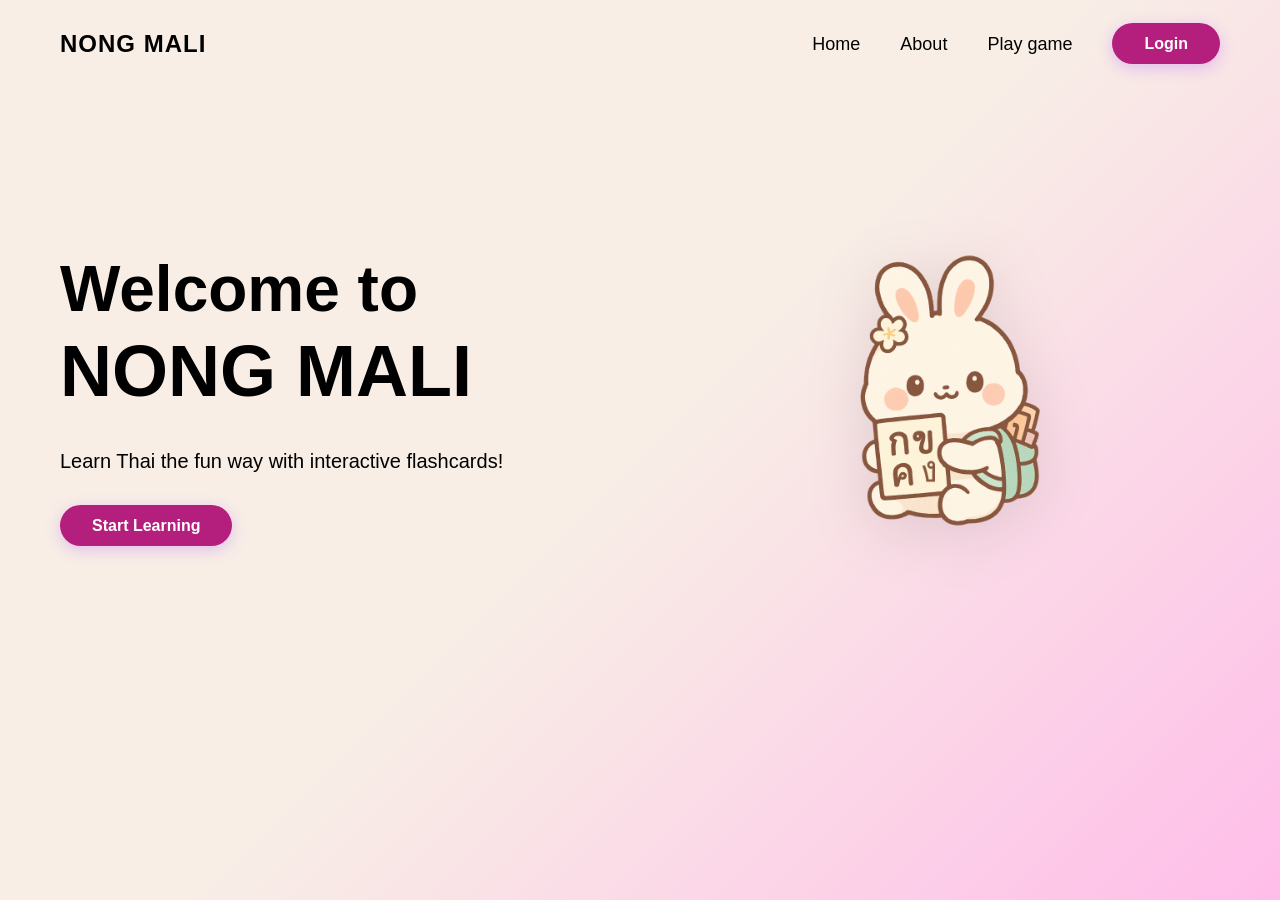
<file: webservice/src/main/resources/public/index.html>
<!DOCTYPE html>
<html lang="en">
<head>
    <meta charset="UTF-8">
    <meta name="viewport" content="width=device-width, initial-scale=1.0">
    <title>NONG MALI - Welcome</title>
    <style>
        * {
            margin: 0;
            padding: 0;
            box-sizing: border-box;
        }

        body {
            font-family: 'Canva Sans', Bricolage Grotesque, sans-serif;
            background: linear-gradient(135deg, #f8eee6 0%, #f8eee6 50%, #ffbde9 100%);
            min-height: 100vh;
        }

        /* Navigation Bar */
        nav {
            display: flex;
            justify-content: space-between;
            align-items: center;
            padding: 30px 60px;
            background: transparent;
            position: relative;
        }

        .logo {
            font-size: 24px;
            font-weight: 700;
            color: #000000;
            letter-spacing: 1px;
        }

        .nav-links {
            display: flex;
            gap: 40px;
            align-items: center;
            list-style: none;
        }

        .nav-links a {
            text-decoration: none;
            color: #000000;
            font-size: 18px;
            font-weight: 500;
            transition: color 0.3s ease;
        }

        .nav-links a:hover {
            color: #b41f7d;
        }

        a.login-btn {
            background: linear-gradient(135deg, #b41f7d 0%, #b41f7d 100%);
            color: white !important;
            padding: 12px 32px;
            border-radius: 50px;
            text-decoration: none;
            font-weight: 600;
            font-size: 16px;
            transition: all 0.3s ease;
            box-shadow: 0 4px 15px rgba(168, 85, 247, 0.3);
        }

        a.login-btn:hover {
            transform: translateY(-2px);
            box-shadow: 0 6px 20px rgba(168, 85, 247, 0.4);
        }

        a.logout-btn {
            background: linear-gradient(135deg, #ef4444 0%, #dc2626 100%);
        }

        a.logout-btn:hover {
            box-shadow: 0 6px 20px rgba(239, 68, 68, 0.4);
        }

        /* Hero Section */
        .hero {
            display: flex;
            justify-content: space-between;
            align-items: center;
            padding: 80px 60px;
            max-width: 1400px;
            margin: 0 auto;
            gap: 60px;
        }

        .hero-content {
            flex: 1;
            max-width: 600px;
        }

        .hero-content h1 {
            font-size: 64px;
            font-weight: 800;
            color: #000000;
            line-height: 1.2;
            margin-bottom: 30px;
        }

        .hero-content .highlight {
            display: block;
            font-size: 72px;
        }

        .hero-content p {
            font-size: 20px;
            color: #000000;
            line-height: 1.6;
            margin-bottom: 40px;
        }

        .username-display {
            font-weight: 700;
            color: #a855f7;
            font-size: 22px;
        }

        .hero-image {
            flex: 1;
            display: flex;
            justify-content: center;
            align-items: center;
            animation: float 3s ease-in-out infinite;
        }

        @keyframes float {
            0%, 100% {
                transform: translateY(0px);
            }
            50% {
                transform: translateY(-20px);
            }
        }

        .bunny-character {
            width: 100%;
            max-width: 450px;
            height: auto;
            filter: drop-shadow(0 10px 30px rgba(0,0,0,0.1));
        }

        /* Responsive: Tablet */
        @media (max-width: 1024px) {
            .hero {
                flex-direction: column;
                text-align: center;
                padding: 60px 40px;
            }
            .hero-content h1 {
                font-size: 48px;
            }
            .hero-content .highlight {
                font-size: 56px;
            }
            nav {
                padding: 20px 40px;
            }
            .nav-links {
                gap: 20px;
            }
        }

        /* -------------------------------------------------
           MOBILE HAMBURGER MENU (Only affects < 768px)
           ------------------------------------------------- */
        @media (max-width: 768px) {

            /* hide the desktop nav */
            .nav-links {
                position: absolute;
                top: 80px;
                right: 20px;
                background: white;
                padding: 20px;
                border-radius: 20px;
                flex-direction: column;
                gap: 20px;
                list-style: none;
                width: 180px;
                display: none;
                box-shadow: 0 8px 20px rgba(0,0,0,0.15);
                z-index: 999;
            }

            .nav-links.active {
                display: flex;
            }

            .nav-links a {
                font-size: 18px;
                color: #000;
            }

            /* Hamburger Icon */
            .hamburger {
                width: 32px;
                height: 26px;
                display: flex;
                flex-direction: column;
                justify-content: space-between;
                cursor: pointer;
            }

            .hamburger span {
                height: 4px;
                width: 100%;
                background: #000;
                border-radius: 5px;
                transition: 0.3s ease;
            }

            /* Transform when active */
            .hamburger.active span:nth-child(1) {
                transform: translateY(10px) rotate(45deg);
            }
            .hamburger.active span:nth-child(2) {
                opacity: 0;
            }
            .hamburger.active span:nth-child(3) {
                transform: translateY(-10px) rotate(-45deg);
            }

            nav {
                padding: 20px;
                justify-content: space-between;
            }

            .hero-content h1 {
                font-size: 36px;
            }
            .hero-content .highlight {
                font-size: 42px;
            }
            .hero-content p {
                font-size: 18px;
            }
            .bunny-character {
                max-width: 300px;
            }
        }
    </style>
</head>
<body>

    <!-- Navigation -->
    <nav>
        <div class="logo">NONG MALI</div>

        <!-- Hamburger Button -->
        <div class="hamburger" id="hamburgerMenu">
            <span></span>
            <span></span>
            <span></span>
        </div>

        <ul class="nav-links">
            <li><a href="#home">Home</a></li>
            <li><a href="about.html">About</a></li>
            <li><a href="flashcards.html">Play game</a></li>
            <li><a href="#" class="login-btn logout-btn" id="authBtn">Login</a></li>
        </ul>
    </nav>

    <!-- Hero Section -->
    <div class="hero">
        <div class="hero-content">
            <h1>
                Welcome to
                <span class="highlight">NONG MALI</span>
            </h1>
            <p>
                <span id="welcomeMessage">
                    Learn Thai the fun way with interactive flashcards!
                </span>
            </p>
            <a href="flashcards.html" class="login-btn">Start Learning</a>
        </div>

        <div class="hero-image">
            <img src="imgs/bunny.png" alt="Cute Bunny Character" class="bunny-character">
        </div>
    </div>

    <!-- Authentication Script -->
    <script>
        const username = localStorage.getItem('username');
        const authBtn = document.getElementById('authBtn');
        const welcomeMessage = document.getElementById('welcomeMessage');

        if (username) {
            authBtn.textContent = 'Logout';
            authBtn.classList.add('logout-btn');
            welcomeMessage.innerHTML =
                `Welcome back, <span class="username-display">${username}</span>! Ready to continue your Thai learning journey?`;
            authBtn.onclick = logout;
        } else {
            authBtn.textContent = 'Login';
            authBtn.classList.remove('logout-btn');
            authBtn.onclick = () => window.location.href = 'login.html';
        }

        function logout() {
            localStorage.removeItem('username');
            localStorage.removeItem('token');
            window.location.reload();
        }

        // Mobile Hamburger Script
        const hamburger = document.getElementById("hamburgerMenu");
        const navLinks = document.querySelector(".nav-links");

        hamburger.addEventListener("click", () => {
            hamburger.classList.toggle("active");
            navLinks.classList.toggle("active");
        });
    </script>

</body>
</html>
</file>
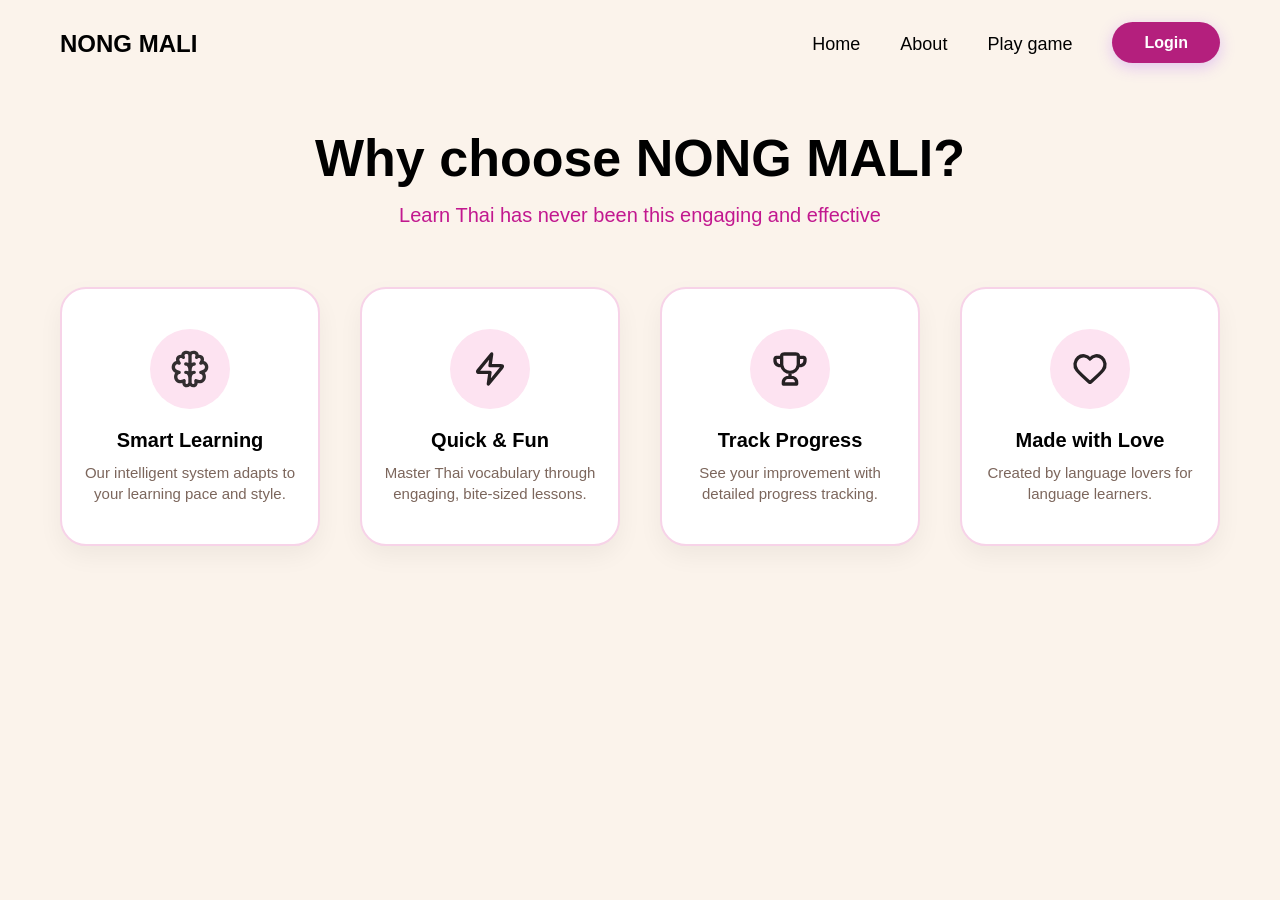
<file: webservice/src/main/resources/public/about.html>
<!DOCTYPE html>
<html lang="en">
<head>
    <meta charset="UTF-8" />
    <meta name="viewport" content="width=device-width, initial-scale=1.0" />
    <title>Why Choose NONG MALI?</title>

    <style>
        * {
            margin: 0;
            padding: 0;
            box-sizing: border-box;
            font-family: 'Canva Sans', 'Bricolage Grotesque', sans-serif;
        }

        body {
            background: #fbf3eb;
            min-height: 100vh;
        }

        /* NAV BAR */
        nav {
            display: flex;
            justify-content: space-between;
            align-items: center;
            padding: 30px 60px;
            position: relative;
        }

        .logo {
            font-size: 24px;
            font-weight: 700;
            color: #000;
        }

        .nav-links {
            display: flex;
            gap: 40px;
            list-style: none;
        }

        .nav-links a {
            text-decoration: none;
            color: #000;
            font-size: 18px;
            font-weight: 500;
        }

        a.login-btn {
            background: linear-gradient(135deg, #b41f7d 0%, #b41f7d 100%);
            color: white !important;
            padding: 12px 32px;
            border-radius: 50px;
            text-decoration: none;
            font-weight: 600;
            font-size: 16px;
            transition: all 0.3s ease;
            box-shadow: 0 4px 15px rgba(168, 85, 247, 0.3);
        }

        a.login-btn:hover {
            transform: translateY(-2px);
            box-shadow: 0 6px 20px rgba(168, 85, 247, 0.4);
        }

        a.logout-btn {
            background: linear-gradient(135deg, #ef4444 0%, #dc2626 100%);
        }

        a.logout-btn:hover {
            box-shadow: 0 6px 20px rgba(239, 68, 68, 0.4);
        }

        /* HERO TITLE */
        .title-area {
            text-align: center;
            margin-top: 40px;
            margin-bottom: 60px;
        }

        .title-area h1 {
            font-size: 52px;
            font-weight: 800;
            color: #000;
        }

        .title-area p {
            font-size: 20px;
            margin-top: 16px;
            color: #c2188f;
            font-weight: 500;
        }

        /* FEATURES CONTAINER */
        .features {
            display: flex;
            justify-content: center;
            align-items: flex-start;
            gap: 40px;
            flex-wrap: wrap;
            padding-bottom: 80px;
        }

        .feature-box {
            background: #fff;
            width: 260px;
            padding: 40px 20px;
            border-radius: 26px;
            text-align: center;
            border: 2px solid #f7d3e8;
            box-shadow: 0 10px 25px rgba(0,0,0,0.05);
            transition: 0.25s ease;
        }

        .feature-box:hover {
            transform: translateY(-6px);
            box-shadow: 0 12px 30px rgba(180,31,125,0.15);
        }

        .icon-circle {
            width: 80px;
            height: 80px;
            background: #fde3f1;
            border-radius: 50%;
            margin: 0 auto 20px;
            display: flex;
            justify-content: center;
            align-items: center;
        }

        .icon-circle img {
            width: 40px;
            opacity: 0.85;
        }

        .feature-title {
            font-size: 20px;
            font-weight: 700;
            color: #000;
            margin-bottom: 10px;
        }

        .feature-text {
            font-size: 15px;
            color: #7c665c;
            line-height: 1.4;
        }

        /* ------------------------
           MOBILE RESPONSIVE <768px
        ------------------------ */
        @media (max-width: 768px) {

            nav {
                padding: 20px;
                justify-content: space-between;
            }

            .nav-links {
                position: absolute;
                top: 80px;
                right: 20px;
                background: white;
                padding: 20px;
                border-radius: 20px;
                flex-direction: column;
                gap: 20px;
                list-style: none;
                width: 180px;
                display: none;
                box-shadow: 0 8px 20px rgba(0,0,0,0.15);
                z-index: 999;
            }

            .nav-links.active {
                display: flex;
            }

            .nav-links a.logout-btn {
                color: white !important;
            }

            .hamburger {
                width: 32px;
                height: 26px;
                display: flex;
                flex-direction: column;
                justify-content: space-between;
                cursor: pointer;
            }

            .hamburger span {
                height: 4px;
                width: 100%;
                background: #000;
                border-radius: 5px;
                transition: 0.3s ease;
            }

            .hamburger.active span:nth-child(1) {
                transform: translateY(10px) rotate(45deg);
            }
            .hamburger.active span:nth-child(2) {
                opacity: 0;
            }
            .hamburger.active span:nth-child(3) {
                transform: translateY(-10px) rotate(-45deg);
            }

            .title-area h1 {
                font-size: 36px;
            }

            .title-area p {
                font-size: 16px;
            }

            .feature-box {
                width: 200px;
                padding: 30px 15px;
            }

            .icon-circle {
                width: 60px;
                height: 60px;
            }

            .icon-circle img {
                width: 30px;
            }

            .feature-title {
                font-size: 18px;
            }

            .feature-text {
                font-size: 14px;
            }
        }
    </style>
</head>

<body>
    <nav>
        <div class="logo">NONG MALI</div>

        <!-- Hamburger -->
        <div class="hamburger" id="hamburgerMenu">
            <span></span>
            <span></span>
            <span></span>
        </div>

        <ul class="nav-links">
            <li><a href="index.html">Home</a></li>
            <li><a href="about.html">About</a></li>
            <li><a href="flashcards.html">Play game</a></li>
            <li><a href="login.html" class="login-btn" id="authBtn">Login</a></li>
        </ul>
    </nav>

    <div class="title-area">
        <h1>Why choose NONG MALI?</h1>
        <p>Learn Thai has never been this engaging and effective</p>
    </div>

    <div class="features">

        <!-- Smart Learning -->
        <div class="feature-box">
            <div class="icon-circle">
                <img src="icons/brain.svg" alt="Brain Icon" />
            </div>
            <div class="feature-title">Smart Learning</div>
            <div class="feature-text">
                Our intelligent system adapts to your learning pace and style.
            </div>
        </div>

        <!-- Quick & Fun -->
        <div class="feature-box">
            <div class="icon-circle">
                <img src="icons/bolt.svg" alt="Lightning Icon" />
            </div>
            <div class="feature-title">Quick & Fun</div>
            <div class="feature-text">
                Master Thai vocabulary through engaging, bite-sized lessons.
            </div>
        </div>

        <!-- Track Progress -->
        <div class="feature-box">
            <div class="icon-circle">
                <img src="icons/trophy.svg" alt="Trophy Icon" />
            </div>
            <div class="feature-title">Track Progress</div>
            <div class="feature-text">
                See your improvement with detailed progress tracking.
            </div>
        </div>

        <!-- Made with Love -->
        <div class="feature-box">
            <div class="icon-circle">
                <img src="icons/heart.svg" alt="Heart Icon" />
            </div>
            <div class="feature-title">Made with Love</div>
            <div class="feature-text">
                Created by language lovers for language learners.
            </div>
        </div>

    </div>

    <script>
        const username = localStorage.getItem("username");
        const authBtn = document.getElementById("authBtn");

        if (username) {
            authBtn.textContent = "Logout";
            authBtn.classList.add('logout-btn');
            authBtn.onclick = () => {
                localStorage.clear();
                window.location.href = "login.html";
            };
        } else {
            authBtn.textContent = 'Login';
            authBtn.classList.remove('logout-btn');
        }

        // Hamburger toggle
        const hamburger = document.getElementById("hamburgerMenu");
        const navLinks = document.querySelector(".nav-links");

        hamburger.addEventListener("click", () => {
            hamburger.classList.toggle("active");
            navLinks.classList.toggle("active");
        });
    </script>
</body>
</html>
</file>
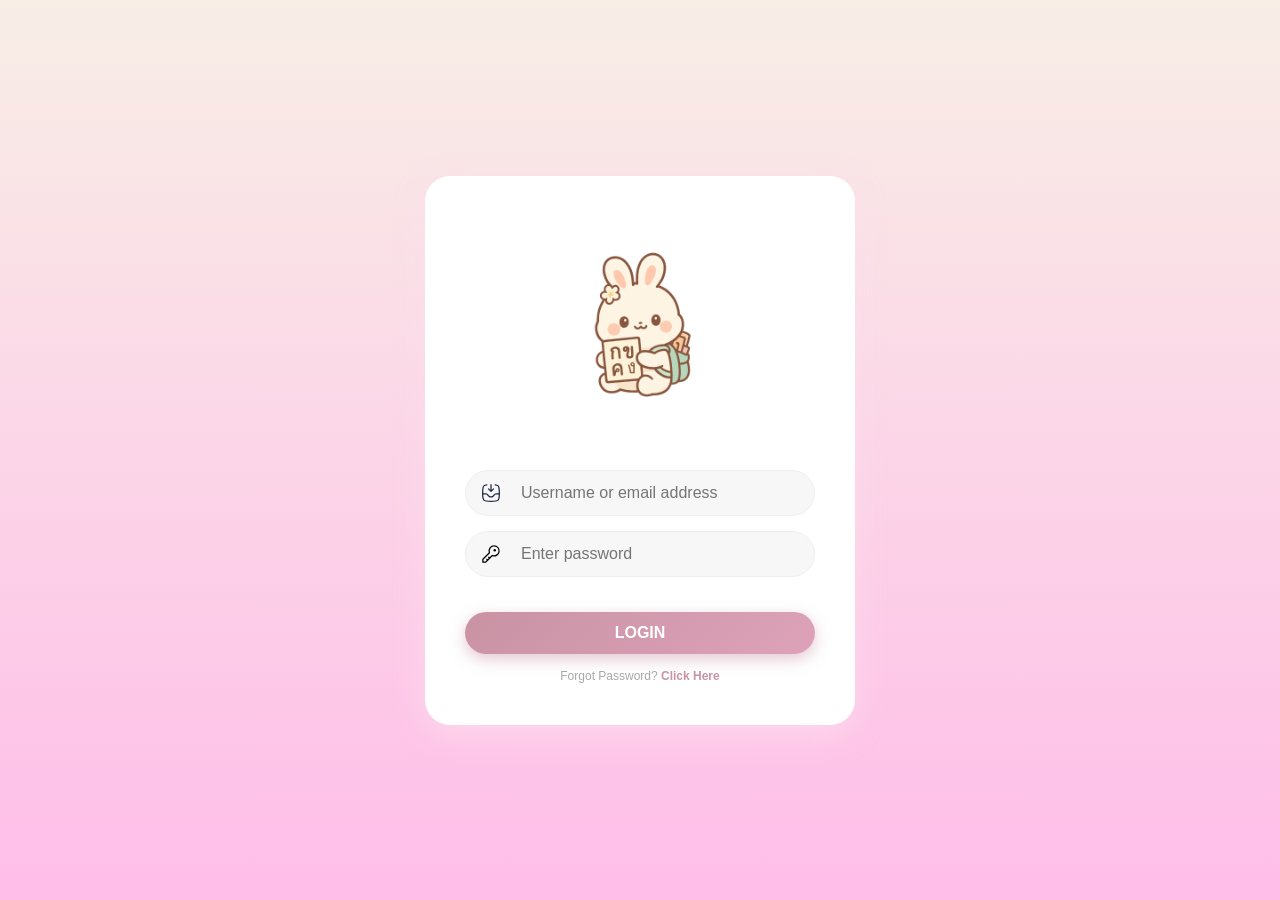
<file: webservice/src/main/resources/public/flashcards.html>
<!DOCTYPE html>
<html lang="en">

<head>
    <meta charset="UTF-8" />
    <meta name="viewport" content="width=device-width, initial-scale=1.0" />
    <title>Flashcards - NONG MALI</title>

    <style>
        * {
            margin: 0;
            padding: 0;
            box-sizing: border-box;
            font-family: 'Canva Sans', 'Bricolage Grotesque', sans-serif;
        }

        body {
            background: #fbf3eb;
            min-height: 100vh;
        }

        nav {
            display: flex;
            justify-content: space-between;
            align-items: center;
            padding: 30px 60px;
            position: relative;
        }

        .logo {
            font-size: 24px;
            font-weight: 700;
            color: #000;
        }

        .nav-links {
            display: flex;
            gap: 40px;
            list-style: none;
        }

        .nav-links a {
            text-decoration: none;
            color: #000;
            font-size: 18px;
            font-weight: 500;
        }

        a.login-btn {
            background: linear-gradient(135deg, #b41f7d 0%, #b41f7d 100%);
            color: white !important;
            padding: 12px 32px;
            border-radius: 50px;
            text-decoration: none;
            font-weight: 600;
            font-size: 16px;
            transition: all 0.3s ease;
            box-shadow: 0 4px 15px rgba(168, 85, 247, 0.3);
        }

        a.login-btn:hover {
            transform: translateY(-2px);
            box-shadow: 0 6px 20px rgba(168, 85, 247, 0.4);
        }

        a.logout-btn {
            background: linear-gradient(135deg, #ef4444 0%, #dc2626 100%);
        }

        a.logout-btn:hover {
            box-shadow: 0 6px 20px rgba(239, 68, 68, 0.4);
        }

        .title-section {
            text-align: center;
            margin-top: 40px;
        }

        .title-section h1 {
            font-size: 48px;
            font-weight: 800;
            color: #3a2b23;
        }

        .title-section p {
            font-size: 20px;
            margin-top: 12px;
            color: #7c665c;
        }

        .flashcard-container {
            display: flex;
            justify-content: center;
            flex-wrap: wrap;
            gap: 40px;
            margin-top: 60px;
            padding-bottom: 80px;
        }

        .card {
            width: 260px;
            height: 360px;
            perspective: 1000px;
            cursor: pointer;
        }

        .card-inner {
            position: relative;
            width: 100%;
            height: 100%;
            transition: transform 0.7s;
            transform-style: preserve-3d;
        }

        .card.flipped .card-inner {
            transform: rotateY(180deg);
        }

        .card-face {
            position: absolute;
            width: 100%;
            height: 100%;
            backface-visibility: hidden;
            background: #fff;
            border-radius: 26px;
            box-shadow: 0 10px 25px rgba(0, 0, 0, 0.08);
            display: flex;
            flex-direction: column;
            justify-content: center;
            align-items: center;
            padding: 20px;
        }

        .front-text {
            font-size: 42px;
            color: #3a2b23;
            font-weight: 700;
            text-align: center;
            line-height: 1.2;
            display: flex;
            align-items: center;
            justify-content: center;
            gap: 10px;
        }

        .speaker-icon {
            width: 24px;
            height: 24px;
            cursor: pointer;
            fill: #8a6d63;
            transition: transform 0.2s ease, fill 0.2s ease;
            opacity: 0.6;
        }

        .speaker-icon:hover {
            transform: scale(1.2);
            fill: #b41f7d;
            opacity: 1;
        }

        .pronunciation-text {
            font-size: 16px;
            color: #8a6d63;
            font-style: italic;
            margin-top: 8px;
            text-align: center;
        }

        .click-text {
            margin-top: 18px;
            color: #8a6d63;
            font-size: 16px;
        }

        .card-back {
            background: #35c9d1;
            color: white;
            transform: rotateY(180deg);
            font-size: 34px;
            font-weight: 700;
        }

        /* ------------------------------
           MOBILE RESPONSIVE < 768px
        ------------------------------ */
        @media (max-width: 768px) {

            /* Hamburger */
            .hamburger {
                width: 32px;
                height: 26px;
                display: flex;
                flex-direction: column;
                justify-content: space-between;
                cursor: pointer;
            }

            .hamburger span {
                height: 4px;
                width: 100%;
                background: #000;
                border-radius: 5px;
                transition: 0.3s ease;
            }

            .hamburger.active span:nth-child(1) {
                transform: translateY(10px) rotate(45deg);
            }

            .hamburger.active span:nth-child(2) {
                opacity: 0;
            }

            .hamburger.active span:nth-child(3) {
                transform: translateY(-10px) rotate(-45deg);
            }

            nav {
                padding: 20px;
                justify-content: space-between;
            }

            /* Mobile nav links */
            .nav-links {
                position: absolute;
                top: 80px;
                right: 20px;
                background: white;
                padding: 20px;
                border-radius: 20px;
                flex-direction: column;
                gap: 20px;
                list-style: none;
                width: 180px;
                display: none;
                box-shadow: 0 8px 20px rgba(0, 0, 0, 0.15);
                z-index: 999;
            }

            .nav-links.active {
                display: flex;
            }

            .nav-links a {
                font-size: 18px;
                color: #000;
            }

            /* Keep logout text white */
            .nav-links a.logout-btn {
                color: white !important;
            }

            /* Flashcards container */
            .flashcard-container {
                gap: 20px;
                margin-top: 40px;
            }

            .card {
                width: 200px;
                height: 280px;
            }

            .front-text {
                font-size: 32px;
            }

            .card-back {
                font-size: 26px;
            }

            .title-section h1 {
                font-size: 32px;
            }

            .title-section p {
                font-size: 16px;
            }
        }

        /* Mode Toggle Button */
        .mode-toggle-container {
            text-align: center;
            margin-top: 30px;
        }

        .mode-toggle-btn {
            background: linear-gradient(135deg, #35c9d1 0%, #35c9d1 100%);
            color: white;
            padding: 12px 32px;
            border-radius: 50px;
            border: none;
            font-size: 16px;
            font-weight: 600;
            cursor: pointer;
            box-shadow: 0 4px 15px rgba(53, 201, 209, 0.3);
            transition: all 0.3s ease;
        }

        .mode-toggle-btn:hover {
            transform: translateY(-2px);
            box-shadow: 0 6px 20px rgba(53, 201, 209, 0.4);
        }

        /* Review Mode Styles */
        .review-mode .flashcard-container {
            flex-direction: column;
            align-items: center;
        }

        .progress-container {
            text-align: center;
            margin-bottom: 30px;
            font-size: 18px;
            color: #7c665c;
            font-weight: 600;
            display: inline-block;
            padding: 10px 30px;
            border-radius: 50px;
        }

        .progress-wrapper {
            text-align: center;
            width: 100%;
            display: none;
        }

        .review-mode .progress-wrapper {
            display: block;
        }

        .next-btn,
        .clear-btn {
            padding: 14px 40px;
            border-radius: 50px;
            border: none;
            font-size: 18px;
            font-weight: 700;
            cursor: pointer;
            transition: all 0.3s ease;
            display: none;
        }

        .next-btn {
            background: linear-gradient(135deg, #b41f7d 0%, #b41f7d 100%);
            color: white;
            box-shadow: 0 4px 15px rgba(180, 31, 125, 0.3);
        }

        .next-btn:hover {
            transform: translateY(-2px);
            box-shadow: 0 6px 20px rgba(180, 31, 125, 0.4);
        }

        .clear-btn {
            background: linear-gradient(135deg, #ef4444 0%, #dc2626 100%);
            color: white;
            box-shadow: 0 4px 15px rgba(239, 68, 68, 0.3);
            font-size: 16px;
            padding: 12px 32px;
            font-weight: 600;
            margin-left: 15px;
            margin-right: 15px;
        }

        .clear-btn:hover {
            transform: translateY(-2px);
            box-shadow: 0 6px 20px rgba(239, 68, 68, 0.4);
        }

        .next-btn {
            background: linear-gradient(135deg, #b41f7d 0%, #b41f7d 100%);
            color: white;
            box-shadow: 0 4px 15px rgba(180, 31, 125, 0.3);
        }

        .next-btn:hover {
            transform: translateY(-2px);
            box-shadow: 0 6px 20px rgba(180, 31, 125, 0.4);
        }

        .review-mode .next-btn {
            display: inline-block;
        }

        .button-container {
            text-align: center;
            margin-bottom: 20px;
            display: none;
        }

        .review-mode .button-container {
            display: block;
        }

        .message-container {
            text-align: center;
            margin-top: 40px;
            font-size: 32px;
            color: #3a2b23;
            font-weight: 700;
            display: none;
            animation: fadeInScale 0.6s ease-out;
        }

        @keyframes fadeInScale {
            from {
                opacity: 0;
                transform: scale(0.8);
            }

            to {
                opacity: 1;
                transform: scale(1);
            }
        }

        .completion-emoji {
            font-size: 64px;
            display: block;
            margin-bottom: 20px;
            animation: bounce 1s ease-in-out infinite;
        }

        @keyframes bounce {

            0%,
            100% {
                transform: translateY(0);
            }

            50% {
                transform: translateY(-20px);
            }
        }

        /* Confetti Animation */
        .confetti-container {
            position: fixed;
            top: 0;
            left: 0;
            width: 100%;
            height: 100%;
            pointer-events: none;
            z-index: 999;
            overflow: hidden;
        }

        .confetti {
            position: absolute;
            width: 10px;
            height: 10px;
            background: #f0f;
            top: -10px;
            opacity: 0;
        }

        @keyframes confetti-fall {
            0% {
                top: -10%;
                opacity: 1;
            }

            100% {
                top: 100%;
                opacity: 0;
            }
        }

        .message-container.celebrating {
            animation: pulse 1s ease-in-out infinite;
        }

        @keyframes pulse {

            0%,
            100% {
                transform: scale(1);
            }

            50% {
                transform: scale(1.05);
            }
        }

        .celebration-text {
            background: linear-gradient(45deg, #ff6b6b, #4ecdc4, #45b7d1, #f7b731, #5f27cd);
            background-size: 300% 300%;
            -webkit-background-clip: text;
            -webkit-text-fill-color: transparent;
            background-clip: text;
            animation: gradient-shift 3s ease infinite;
        }

        @keyframes gradient-shift {
            0% {
                background-position: 0% 50%;
            }

            50% {
                background-position: 100% 50%;
            }

            100% {
                background-position: 0% 50%;
            }
        }

        /* Swipe Animations - REMOVED to prevent conflicts with drag gestures */

        /* Previous Button */
        .prev-btn {
            background: linear-gradient(135deg, #6b7280 0%, #4b5563 100%);
            color: white;
            box-shadow: 0 4px 15px rgba(75, 85, 99, 0.3);
            display: none;
            /* Hidden by default */
            font-size: 16px;
            padding: 12px 32px;
            font-weight: 600;
            border: none;
            border-radius: 50px;
            cursor: pointer;
            transition: all 0.3s ease;
        }

        .prev-btn:hover {
            transform: translateY(-2px);
            box-shadow: 0 6px 20px rgba(75, 85, 99, 0.4);
        }

        .prev-btn:disabled {
            opacity: 0.5;
            cursor: not-allowed;
            transform: none;
            box-shadow: none;
        }

        .review-mode .prev-btn {
            display: inline-block;
        }

        /* Draggable Card Styles */
        .card.dragging {
            transition: none !important;
            /* Disable transition while dragging for instant response */
            cursor: grabbing;
            transform-origin: center center;
            box-shadow: 0 20px 40px rgba(0, 0, 0, 0.2);
            z-index: 100;
            /* Ensure dragged card is on top */
        }

        /* Card Navigation Animations */
        @keyframes slideOutLeft {
            to {
                transform: translateX(-120%) rotate(-20deg);
                opacity: 0;
            }
        }

        @keyframes slideOutRight {
            to {
                transform: translateX(120%) rotate(20deg);
                opacity: 0;
            }
        }

        @keyframes slideInLeft {
            from {
                transform: translateX(-120%) rotate(-20deg);
                opacity: 0;
            }

            to {
                transform: translateX(0) rotate(0);
                opacity: 1;
            }
        }

        @keyframes slideInRight {
            from {
                transform: translateX(120%) rotate(20deg);
                opacity: 0;
            }

            to {
                transform: translateX(0) rotate(0);
                opacity: 1;
            }
        }

        .card.slide-out-left {
            animation: slideOutLeft 0.4s ease-in forwards;
        }

        .card.slide-out-right {
            animation: slideOutRight 0.4s ease-in forwards;
        }

        .card.slide-in-left {
            animation: slideInLeft 0.4s ease-out forwards;
        }

        .card.slide-in-right {
            animation: slideInRight 0.4s ease-out forwards;
        }

        /* Modal Styles */
        .modal-overlay {
            position: fixed;
            top: 0;
            left: 0;
            width: 100%;
            height: 100%;
            background: rgba(0, 0, 0, 0.5);
            display: none;
            justify-content: center;
            align-items: center;
            z-index: 1000;
            animation: fadeIn 0.3s ease-out;
        }

        .modal-overlay.active {
            display: flex;
        }

        .modal-content {
            background: white;
            padding: 40px;
            border-radius: 20px;
            box-shadow: 0 10px 40px rgba(0, 0, 0, 0.2);
            max-width: 400px;
            width: 90%;
            text-align: center;
            animation: slideUp 0.3s ease-out;
        }

        @keyframes fadeIn {
            from {
                opacity: 0;
            }

            to {
                opacity: 1;
            }
        }

        @keyframes slideUp {
            from {
                transform: translateY(50px);
                opacity: 0;
            }

            to {
                transform: translateY(0);
                opacity: 1;
            }
        }

        .modal-title {
            font-size: 24px;
            font-weight: 700;
            color: #3a2b23;
            margin-bottom: 15px;
        }

        .modal-message {
            font-size: 16px;
            color: #7c665c;
            margin-bottom: 30px;
        }

        .modal-buttons {
            display: flex;
            gap: 15px;
            justify-content: center;
        }

        .modal-btn {
            padding: 12px 30px;
            border-radius: 50px;
            border: none;
            font-size: 16px;
            font-weight: 600;
            cursor: pointer;
            transition: all 0.3s ease;
        }

        .modal-btn-cancel {
            background: #f3f4f6;
            color: #3a2b23;
        }

        .modal-btn-cancel:hover {
            background: #e5e7eb;
            transform: translateY(-2px);
        }

        .modal-btn-confirm {
            background: linear-gradient(135deg, #ef4444 0%, #dc2626 100%);
            color: white;
            box-shadow: 0 4px 15px rgba(239, 68, 68, 0.3);
        }

        .modal-btn-confirm:hover {
            transform: translateY(-2px);
            box-shadow: 0 6px 20px rgba(239, 68, 68, 0.4);
        }
    </style>
</head>

<body>
    <nav>
        <div class="logo">NONG MALI</div>

        <!-- Hamburger -->
        <div class="hamburger" id="hamburgerMenu">
            <span></span>
            <span></span>
            <span></span>
        </div>

        <ul class="nav-links">
            <li><a href="index.html">Home</a></li>
            <li><a href="about.html">About</a></li>
            <li><a href="flashcards.html">Play game</a></li>
            <li><a href="login.html" class="login-btn" id="authBtn">Login</a></li>
        </ul>
    </nav>

    <div class="title-section">
        <h1>Try Our Flashcards</h1>
        <p id="subtitle">Click on any card to flip it and see the translation!</p>
    </div>

    <div class="mode-toggle-container">
        <button class="mode-toggle-btn" id="modeToggleBtn">Switch to Review Mode</button>
    </div>

    <div class="message-container" id="messageContainer"></div>

    <div class="progress-wrapper">
        <div class="progress-container" id="progressContainer">
            Progress: <span id="progressText">0 / 0</span>
        </div>
    </div>

    <div class="flashcard-container" id="flashcardContainer"></div>

    <div class="button-container">
        <button class="prev-btn" id="prevBtn">Previous</button>
        <button class="clear-btn" id="clearBtn">Clear Progress</button>
        <button class="next-btn" id="nextBtn">Next Card</button>
    </div>

    <!-- Confirmation Modal -->
    <div class="modal-overlay" id="confirmModal">
        <div class="modal-content">
            <div class="modal-title">Clear Progress?</div>
            <div class="modal-message">Are you sure you want to clear your progress? This action cannot be undone.</div>
            <div class="modal-buttons">
                <button class="modal-btn modal-btn-cancel" id="modalCancel">Cancel</button>
                <button class="modal-btn modal-btn-confirm" id="modalConfirm">Clear Progress</button>
            </div>
        </div>
    </div>

    <script>
        const token = localStorage.getItem("token");
        if (!token) window.location.href = "login.html";

        // Mode state
        let isReviewMode = false;
        let currentBatch = [];
        let currentBatchIndex = 0;
        let totalReviewed = 0;
        let totalCount = 0;

        // DOM elements
        const container = document.getElementById("flashcardContainer");
        const nextBtn = document.getElementById("nextBtn");
        const prevBtn = document.getElementById("prevBtn");
        const clearBtn = document.getElementById("clearBtn");
        const messageContainer = document.getElementById("messageContainer");
        const progressText = document.getElementById("progressText");
        const modeToggleBtn = document.getElementById("modeToggleBtn");
        const subtitle = document.getElementById("subtitle");
        const progressContainer = document.getElementById("progressContainer");
        // Use browser's native Web Speech API (system voice)
        let currentUtterance = null;
        let thaiVoice = null;

        // Load available voices and find Thai voice
        function loadVoices() {
            const voices = window.speechSynthesis.getVoices();
            // Look for Thai voice (th-TH or th)
            thaiVoice = voices.find(voice => voice.lang.startsWith('th')) || null;
            if (thaiVoice) {
                console.log('Thai voice found:', thaiVoice.name);
            }
        }

        // Voices are loaded asynchronously in some browsers
        if (window.speechSynthesis.onvoiceschanged !== undefined) {
            window.speechSynthesis.onvoiceschanged = loadVoices;
        }
        loadVoices(); // Also try loading immediately

        function speakText(event, text) {
            if (event) {
                event.stopPropagation(); // Prevent card flip
            }

            if (!text) {
                return;
            }

            // Cancel any ongoing speech
            if (window.speechSynthesis.speaking) {
                window.speechSynthesis.cancel();
            }

            // Create a new utterance with the text
            currentUtterance = new SpeechSynthesisUtterance(text);

            // Use Thai voice if available
            if (thaiVoice) {
                currentUtterance.voice = thaiVoice;
            }
            currentUtterance.lang = 'th-TH'; // Set language to Thai

            // Configure voice settings
            currentUtterance.rate = 0.9;  // Slightly slower for clarity
            currentUtterance.pitch = 1.0;
            currentUtterance.volume = 1.0;

            // Speak the text using the Thai voice
            window.speechSynthesis.speak(currentUtterance);
        }

        function createCard(front, back, pronunciation) {
            return `
                <div class="card">
                    <div class="card-inner">
                        <div class="card-face card-front">
                            <div class="front-text">
                                ${front}
                                <svg class="speaker-icon" data-text="${front}" viewBox="0 0 24 24">
                                    <path d="M3 9v6h4l5 5V4L7 9H3zm13.5 3c0-1.77-1.02-3.29-2.5-4.03v8.05c1.48-.73 2.5-2.25 2.5-4.02zM14 3.23v2.06c2.89.86 5 3.54 5 6.71s-2.11 5.85-5 6.71v2.06c4.01-.91 7-4.49 7-8.77s-2.99-7.86-7-8.77z"/>
                                </svg>
                            </div>
                            <div class="pronunciation-text">${pronunciation || ''}</div>
                            <div class="click-text">Click to flip</div>
                        </div>
                        <div class="card-face card-back">${back}</div>
                    </div>
                </div>
            `;
        }

        // View All Mode
        async function loadDefaultCards() {
            const res = await fetch("/flashcards/default", {
                headers: { "Authorization": "Bearer " + token }
            });

            const cards = await res.json();
            container.innerHTML = '';
            cards.forEach(c => {
                container.innerHTML += createCard(c.front, c.back, c.pronunciation);
            });

            // Add click listeners for card flipping in View All mode
            attachCardFlipListeners();
        }

        // Attach click listeners to flip cards (for View All mode)
        function attachCardFlipListeners() {
            const cards = container.querySelectorAll('.card');
            cards.forEach(card => {
                card.addEventListener('click', (e) => {
                    // Don't flip if clicking on the speaker icon or its path
                    if (e.target.closest('.speaker-icon')) {
                        e.stopPropagation();
                        return;
                    }
                    card.classList.toggle('flipped');
                });
            });

            // Add speaker icon click handlers
            const speakerIcons = container.querySelectorAll('.speaker-icon');
            speakerIcons.forEach(icon => {
                icon.addEventListener('click', (e) => {
                    const text = icon.getAttribute('data-text');
                    if (text) {
                        speakText(e, text);
                    }
                });
            });
        }

        // Review Mode
        async function loadNextBatch() {
            const res = await fetch("/flashcards/randbatch", {
                headers: { "Authorization": "Bearer " + token }
            });

            if (res.status === 401) {
                window.location.href = "login.html";
                return;
            }

            const data = await res.json();
            currentBatch = data.cards;
            totalCount = data.totalCount;
            totalReviewed = data.reviewedCount; // Use server's count directly

            if (currentBatch.length === 0) {
                showCompletion();
                return;
            }

            currentBatchIndex = 0;
            showCurrentCard('next');
        }

        function showCurrentCard(direction = 'next', animate = false) {
            if (currentBatchIndex >= currentBatch.length) {
                loadNextBatch();
                return;
            }

            const card = currentBatch[currentBatchIndex];
            const cardHTML = createCard(card.front, card.back, card.pronunciation);

            // Simply replace the card without animations to avoid conflicts with drag gestures
            container.innerHTML = cardHTML;

            // Apply enter animation if requested
            if (animate) {
                const newCard = container.querySelector('.card');
                if (newCard) {
                    if (direction === 'next') {
                        newCard.classList.add('slide-in-right');
                    } else if (direction === 'prev') {
                        newCard.classList.add('slide-in-left');
                    }
                }
            }

            // Add speaker icon click handler for Review Mode
            const speakerIcon = container.querySelector('.speaker-icon');
            if (speakerIcon) {
                speakerIcon.addEventListener('click', (e) => {
                    const text = speakerIcon.getAttribute('data-text');
                    if (text) {
                        speakText(e, text);
                    }
                });
            }

            let currentProgress = totalReviewed + currentBatchIndex;
            progressText.textContent = `${currentProgress} / ${totalCount}`;
            progressContainer.style.display = "block";

            updateButtons();
        }

        function updateButtons() {
            // Enable/Disable Previous button
            prevBtn.disabled = currentBatchIndex === 0;

            // Show/Hide Clear button (only show if progress > 0)
            if (totalReviewed + currentBatchIndex > 0) {
                clearBtn.style.display = "inline-block";
            } else {
                clearBtn.style.display = "none";
            }
        }

        function showCompletion() {
            container.innerHTML = '';
            progressContainer.style.display = "none";
            messageContainer.style.display = "block";
            messageContainer.classList.add('celebrating');
            messageContainer.innerHTML = `
                <span class="completion-emoji">🎉</span>
                <div class="celebration-text">Congratulations!</div>
                <div style="font-size: 20px; margin-top: 15px; color: #7c665c;">You've reviewed all your flashcards!</div>
            `;
            nextBtn.style.display = "none";
            prevBtn.style.display = "none";
            clearBtn.style.display = "inline-block";

            // Trigger confetti animation
            createConfetti();
        }

        function createConfetti() {
            // Create confetti container if it doesn't exist
            let confettiContainer = document.querySelector('.confetti-container');
            if (!confettiContainer) {
                confettiContainer = document.createElement('div');
                confettiContainer.className = 'confetti-container';
                document.body.appendChild(confettiContainer);
            }

            const colors = ['#ff6b6b', '#4ecdc4', '#45b7d1', '#f7b731', '#5f27cd', '#ff9ff3', '#54a0ff', '#48dbfb'];
            const confettiCount = 100;

            for (let i = 0; i < confettiCount; i++) {
                setTimeout(() => {
                    const confetti = document.createElement('div');
                    confetti.className = 'confetti';
                    confetti.style.left = Math.random() * 100 + '%';
                    confetti.style.background = colors[Math.floor(Math.random() * colors.length)];
                    confetti.style.width = (Math.random() * 10 + 5) + 'px';
                    confetti.style.height = (Math.random() * 10 + 5) + 'px';
                    confetti.style.borderRadius = Math.random() > 0.5 ? '50%' : '0';
                    confetti.style.animation = `confetti-fall ${Math.random() * 3 + 2}s linear forwards`;
                    confetti.style.transform = `rotate(${Math.random() * 360}deg)`;

                    confettiContainer.appendChild(confetti);

                    // Remove confetti after animation
                    setTimeout(() => {
                        confetti.remove();
                    }, 5000);
                }, i * 30);
            }

            // Remove container after all confetti is done
            setTimeout(() => {
                if (confettiContainer && confettiContainer.children.length === 0) {
                    confettiContainer.remove();
                }
            }, 8000);
        }

        // Mode Toggle
        modeToggleBtn.onclick = () => {
            isReviewMode = !isReviewMode;
            document.body.classList.toggle('review-mode', isReviewMode);

            if (isReviewMode) {
                modeToggleBtn.textContent = "Switch to View All";
                modeToggleBtn.classList.add('active');
                subtitle.textContent = "Review Mode: One by one";
                messageContainer.style.display = "none";

                // Reset inline styles so CSS classes can control visibility
                nextBtn.style.display = "";
                prevBtn.style.display = "";
                clearBtn.style.display = "";

                loadNextBatch();
            } else {
                modeToggleBtn.textContent = "Switch to Review Mode";
                modeToggleBtn.classList.remove('active');
                subtitle.textContent = "Master your Thai vocabulary";
                progressContainer.style.display = "none";
                messageContainer.style.display = "none";
                nextBtn.style.display = "none";
                prevBtn.style.display = "none";
                clearBtn.style.display = "none";
                loadDefaultCards();
            }
        };

        // Next button
        nextBtn.onclick = async () => {
            if (currentBatchIndex >= currentBatch.length) return;

            // Mark current card as reviewed
            const currentCard = currentBatch[currentBatchIndex];
            // We don't await this to keep UI responsive, but we should probably handle errors if needed
            fetch("/flashcards/mark_reviewed", {
                method: "POST",
                headers: {
                    "Authorization": "Bearer " + token,
                    "Content-Type": "application/json"
                },
                body: JSON.stringify({ cardFront: currentCard.front })
            });

            const cardElement = container.querySelector('.card');
            if (cardElement) {
                cardElement.classList.add('slide-out-left');
                // Wait for animation
                setTimeout(() => {
                    currentBatchIndex++;
                    showCurrentCard('next', true);
                }, 300); // Slightly less than animation duration to feel snappy
            } else {
                currentBatchIndex++;
                showCurrentCard('next', true);
            }
        };

        // Previous button
        prevBtn.onclick = () => {
            if (currentBatchIndex > 0) {
                const cardElement = container.querySelector('.card');
                if (cardElement) {
                    cardElement.classList.add('slide-out-right');
                    setTimeout(() => {
                        currentBatchIndex--;
                        showCurrentCard('prev', true);
                    }, 300);
                } else {
                    currentBatchIndex--;
                    showCurrentCard('prev', true);
                }
            }
        };

        // Clear Progress button
        clearBtn.onclick = () => {
            // Show modal instead of browser confirm
            document.getElementById('confirmModal').classList.add('active');
        };

        // Modal handlers
        const confirmModal = document.getElementById('confirmModal');
        const modalCancel = document.getElementById('modalCancel');
        const modalConfirm = document.getElementById('modalConfirm');

        modalCancel.onclick = () => {
            confirmModal.classList.remove('active');
        };

        modalConfirm.onclick = async () => {
            confirmModal.classList.remove('active');

            await fetch("/flashcards/clear_progress", {
                method: "POST",
                headers: { "Authorization": "Bearer " + token }
            });

            currentBatch = [];
            currentBatchIndex = 0;
            totalReviewed = 0;
            messageContainer.style.display = "none";
            clearBtn.style.display = "none";

            loadNextBatch();
        };

        // Close modal when clicking outside
        confirmModal.onclick = (e) => {
            if (e.target === confirmModal) {
                confirmModal.classList.remove('active');
            }
        };

        // Initialize with View All mode
        loadDefaultCards();

        // Auth button
        const username = localStorage.getItem("username");
        const authBtn = document.getElementById("authBtn");

        if (username) {
            authBtn.textContent = "Logout";
            authBtn.classList.add('logout-btn');
            authBtn.onclick = () => {
                localStorage.clear();
                window.location.href = "login.html";
            };
        } else {
            authBtn.textContent = 'Login';
            authBtn.classList.remove('logout-btn');
        }

        // Hamburger toggle
        const hamburger = document.getElementById("hamburgerMenu");
        const navLinks = document.querySelector(".nav-links");

        hamburger.addEventListener("click", () => {
            hamburger.classList.toggle("active");
            navLinks.classList.toggle("active");
        });

        // Keyboard Navigation
        document.addEventListener('keydown', (e) => {
            if (!isReviewMode) return;

            // Space or Enter to flip card
            if ((e.code === 'Space' || e.code === 'Enter') && !document.getElementById('confirmModal').classList.contains('active')) {
                e.preventDefault(); // Prevent scrolling
                const card = document.querySelector('.card');
                if (card) card.classList.toggle('flipped');
            }

            // Right Arrow for Next Card
            if (e.code === 'ArrowRight' && !document.getElementById('confirmModal').classList.contains('active')) {
                nextBtn.click();
            }

            // Left Arrow for Previous Card
            if (e.code === 'ArrowLeft' && !document.getElementById('confirmModal').classList.contains('active')) {
                if (!prevBtn.disabled) prevBtn.click();
            }

            // Escape to close modal
            if (e.code === 'Escape') {
                document.getElementById('confirmModal').classList.remove('active');
            }
        });

        // Swipe & Drag Gestures (Interactive Tinder-style)
        let startX = 0;
        let currentX = 0;
        let isDragging = false;
        let cardElement = null;
        let dragStartTime = 0;

        // Touch Events
        container.addEventListener('touchstart', (e) => {
            if (!isReviewMode) return;
            // Don't start drag if touching speaker icon
            if (e.target.closest('.speaker-icon')) return;
            startDrag(e.touches[0].clientX);
        }, { passive: false });

        container.addEventListener('touchmove', (e) => {
            if (!isDragging) return;
            e.preventDefault(); // Prevent scrolling while dragging
            moveDrag(e.touches[0].clientX);
        }, { passive: false });

        container.addEventListener('touchend', (e) => {
            if (!isDragging) return;
            endDrag();
        });

        // Mouse Events
        container.addEventListener('mousedown', (e) => {
            if (!isReviewMode) return;
            // Don't start drag if clicking speaker icon
            if (e.target.closest('.speaker-icon')) return;
            e.preventDefault(); // Prevent text selection
            startDrag(e.clientX);
        });

        container.addEventListener('mousemove', (e) => {
            if (!isDragging) return;
            moveDrag(e.clientX);
        });

        container.addEventListener('mouseup', (e) => {
            if (!isDragging) return;
            endDrag();
        });

        container.addEventListener('mouseleave', () => {
            if (isDragging) endDrag();
        });

        function startDrag(x) {
            // Find the card element
            cardElement = container.querySelector('.card');

            if (!cardElement) return;

            isDragging = true;
            startX = x;
            currentX = x;
            dragStartTime = Date.now();

            // Add dragging class for visual feedback
            cardElement.classList.add('dragging');
        }

        function moveDrag(x) {
            if (!cardElement) return;
            currentX = x;
            const diffX = currentX - startX;
            const rotation = diffX * 0.1; // Rotate slightly based on drag distance

            cardElement.style.transform = `translateX(${diffX}px) rotate(${rotation}deg) scale(1.05)`;
        }

        function endDrag() {
            if (!cardElement) return;
            isDragging = false;
            cardElement.classList.remove('dragging');

            const diffX = currentX - startX;
            const threshold = 100; // Drag threshold to trigger action
            const dragDuration = Date.now() - dragStartTime;

            // If drag was very short and quick, treat as click (flip)
            if (Math.abs(diffX) < 10 && dragDuration < 200) {
                cardElement.classList.toggle('flipped');
                resetCard();
                return;
            }

            if (diffX > threshold) {
                // Dragged Right -> Previous
                if (!prevBtn.disabled) {
                    cardElement.style.transform = `translateX(1000px) rotate(30deg)`; // Fly off
                    setTimeout(() => prevBtn.click(), 200);
                } else {
                    resetCard();
                }
            } else if (diffX < -threshold) {
                // Dragged Left -> Next
                cardElement.style.transform = `translateX(-1000px) rotate(-30deg)`; // Fly off
                setTimeout(() => nextBtn.click(), 200);
            } else {
                // Snap back
                resetCard();
            }

            startX = 0;
            currentX = 0;
        }

        function resetCard() {
            if (cardElement) {
                // Add transition for smooth snap-back
                cardElement.style.transition = 'transform 0.3s ease';
                cardElement.style.transform = '';

                // Remove transition after animation completes to not interfere with future drags
                setTimeout(() => {
                    if (cardElement) {
                        cardElement.style.transition = '';
                    }
                }, 300);
            }
        }
    </script>
</body>

</html>
```
</file>
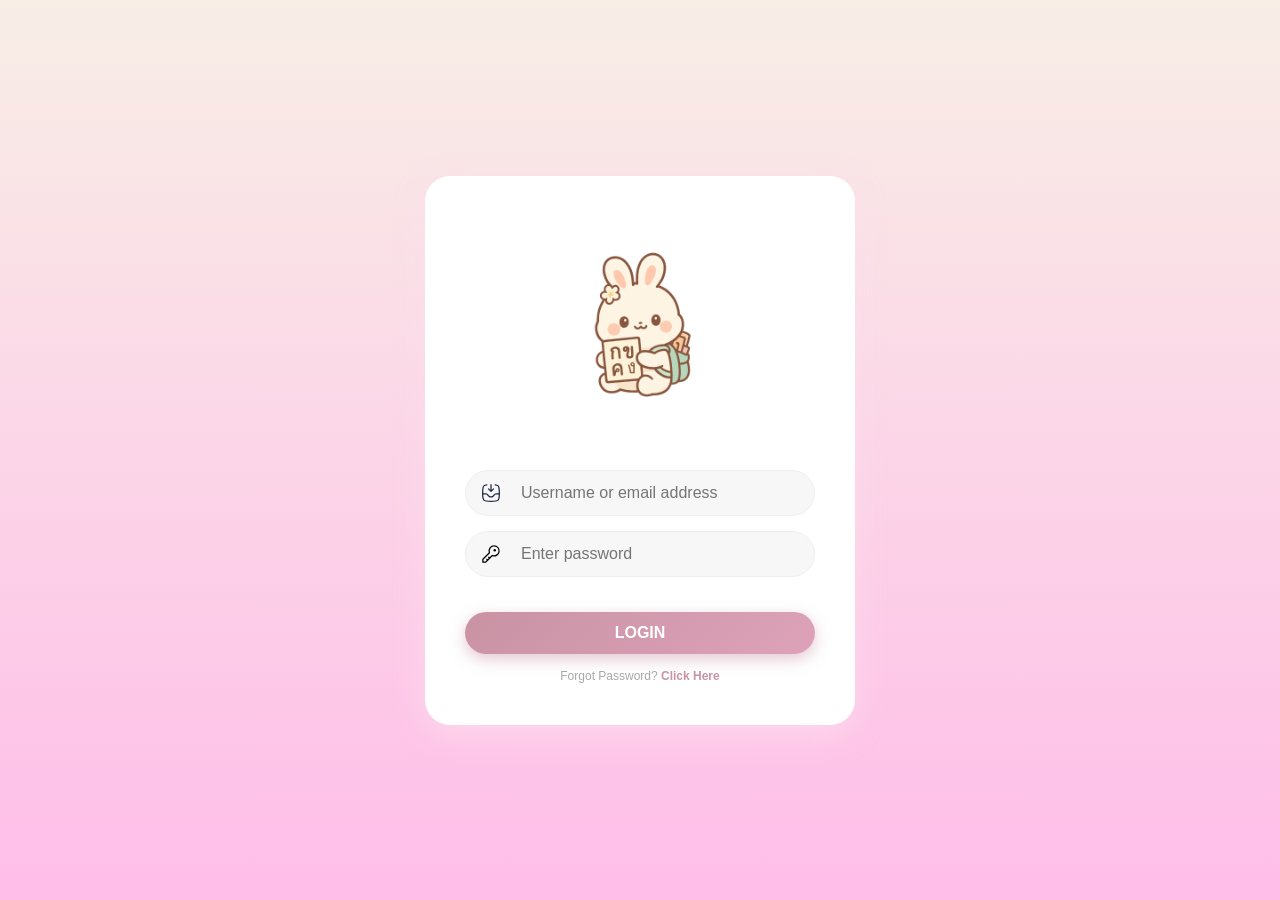
<file: webservice/src/main/resources/public/login.html>
<!DOCTYPE html>
<html lang="en">
<head>
    <meta charset="UTF-8">
    <meta name="viewport" content="width=device-width, initial-scale=1.0">
    <title>Login</title>
    <link rel="stylesheet" href="css/index-style.css">
    <style>
        /* Error message style */
        .error-message {
            display: none;
            color: #ff4d4f; /* Red */
            margin-top: 10px;
            font-weight: bold;
            animation: shake 0.3s ease;
        }

        /* Shake animation */
        @keyframes shake {
            0% { transform: translateX(0); }
            20% { transform: translateX(-5px); }
            40% { transform: translateX(5px); }
            60% { transform: translateX(-5px); }
            80% { transform: translateX(5px); }
            100% { transform: translateX(0); }
        }

        /* Trigger animation dynamically */
        .error-message.show {
            display: block;
            animation: shake 0.3s ease;
        }
    </style>
</head>

<body>
    <div class="login-container">
        <div class="image-placeholder">
            <img src="imgs/bunny.png" alt="Cute Bunny Mascot" class="mascot-image">
        </div>

        <form id="loginForm" class="login-form">
            <div class="input-group">
                <img class="icon" src="icons/inbox-icon.svg" alt="Email Icon">
                <input type="text" id="username" placeholder="Username or email address" aria-label="Email address">
            </div>

            <div class="input-group">
                <img class="icon" src="icons/password-icon.svg" alt="Password Icon">
                <input type="password" id="password" placeholder="Enter password" aria-label="Password">
            </div>

            <button type="submit" class="login-button">
                LOGIN
            </button>

            <p class="forgot-password">
                Forgot Password? <a href="#">Click Here</a>
            </p>

            <p id="errorMessage" class="error-message">
                Invalid username or password
            </p>
        </form>
    </div>

    <script>
        const loginForm = document.getElementById("loginForm");
        const errorMessage = document.getElementById("errorMessage");

        loginForm.addEventListener("submit", function(e) {
            e.preventDefault();

            // Hide previous error
            errorMessage.classList.remove("show");

            const data = {
                username: document.getElementById("username").value.trim(),
                password: document.getElementById("password").value.trim()
            };

            fetch("/login", {
                method: "POST",
                headers: { "Content-Type": "application/json" },
                body: JSON.stringify(data)
            })
            .then(async res => {
                let body = await res.json();

                if (res.status === 401) {
                    errorMessage.textContent = body.error || "Invalid username or password";
                    
                    // Trigger shake animation
                    errorMessage.classList.remove("show"); // reset animation
                    void errorMessage.offsetWidth; // force reflow
                    errorMessage.classList.add("show");
                    return;
                }

                localStorage.setItem("token", body.token);
                localStorage.setItem("username", body.username);

                window.location.href = "index.html";
            })
            .catch(err => {
                console.error("Fetch error:", err);
                errorMessage.textContent = "Network error. Try again.";
                errorMessage.classList.remove("show");
                void errorMessage.offsetWidth;
                errorMessage.classList.add("show");
            });
        });
    </script>
</body>
</html>
</file>
<file: webservice/src/main/resources/public/css/index-style.css>
body {
    /* Background Gradient */
    background: linear-gradient(180deg, #f8eee6 0%, #ffbde9 100%); 
    display: flex;
    justify-content: center;
    align-items: center;
    min-height: 100vh;
    margin: 0;
    font-family: sans-serif; /* Use a cute, rounded font if available */
}

/* --- Login Card Container --- */
.login-container {
    background-color: #fff;
    padding: 30px 40px;
    border-radius: 25px; /* Rounded corners for the card */
    box-shadow: 0 10px 30px rgba(253, 222, 237, 0.7); /* Soft pink shadow */
    width: 90%;
    max-width: 350px;
    text-align: center;
}

/* --- Mascot Image --- */
.mascot-image {
    width: 240px; /* Adjust size as needed */
    height: auto;
    margin-bottom: 20px;
}

/* --- Input Fields --- */
.input-group {
    display: flex;
    align-items: center;
    background-color: #f7f7f7; /* Light background for the field */
    border-radius: 30px;
    margin-bottom: 15px;
    padding: 8px 15px;
    border: 1px solid #eee;
}

.input-group input {
    flex-grow: 1;
    border: none;
    background: transparent;
    padding: 5px 10px;
    font-size: 16px;
    outline: none; /* Remove default focus border */
    color: #555;
}

.input-group .icon {
    width: 20px;
    font-size: 20px;
    margin-right: 10px;
    color: white; /* A soft color for the icons */
}

/* --- Login Button --- */
.login-button {
    width: 100%;
    padding: 12px;
    margin-top: 20px;
    border: none;
    border-radius: 30px;
    font-size: 16px;
    font-weight: bold;
    color: #fff;
    cursor: pointer;
    /* Gradient from the reference image */
    background: linear-gradient(135deg, #c993a4 0%, #dda2b9 100%);
    box-shadow: 0 5px 15px rgba(201, 147, 164, 0.5); /* Soft button shadow */
    transition: background-color 0.3s;
}

.login-button:hover {
    opacity: 0.9;
}

/* --- Forgot Password Link --- */
.forgot-password {
    font-size: 12px;
    margin-top: 15px;
    color: #a8a8a8;
}

.forgot-password a {
    color: #c993a4; /* Matching the button color */
    text-decoration: none;
    font-weight: bold;
}
/* ============================
   MOBILE RESPONSIVE FIXES
   ============================ */
   @media (max-width: 600px) {

    body {
        padding: 0 20px;
        overflow-x: hidden;
    }

    .login-container {
        width: 100%;
        max-width: 350px;
        margin: 0 auto;
        padding: 20px;
        box-sizing: border-box;
    }

    .mascot-image {
        width: 150px;
        height: auto;
    }

    .login-form {
        width: 100%;
        max-width: 100%;
    }

    .input-group {
        width: 100%;
        max-width: 100%;
        display: flex;
        align-items: center;
        padding: 8px 12px;
        box-sizing: border-box;      /* ⭐ prevents overflow */
        overflow: hidden;            /* ⭐ prevents any extra stretching */
    }

    .input-group input {
        width: 100%;
        max-width: 100%;
        flex: 1;
        font-size: 16px;
        box-sizing: border-box;
    }

    .input-group .icon {
        flex-shrink: 0;              /* ⭐ icon will NOT stretch the field */
    }

    .login-button {
        width: 100%;
        box-sizing: border-box;
        padding: 14px;
        font-size: 16px;
    }

    .forgot-password {
        text-align: center;
        font-size: 12px;
    }
}
</file>
